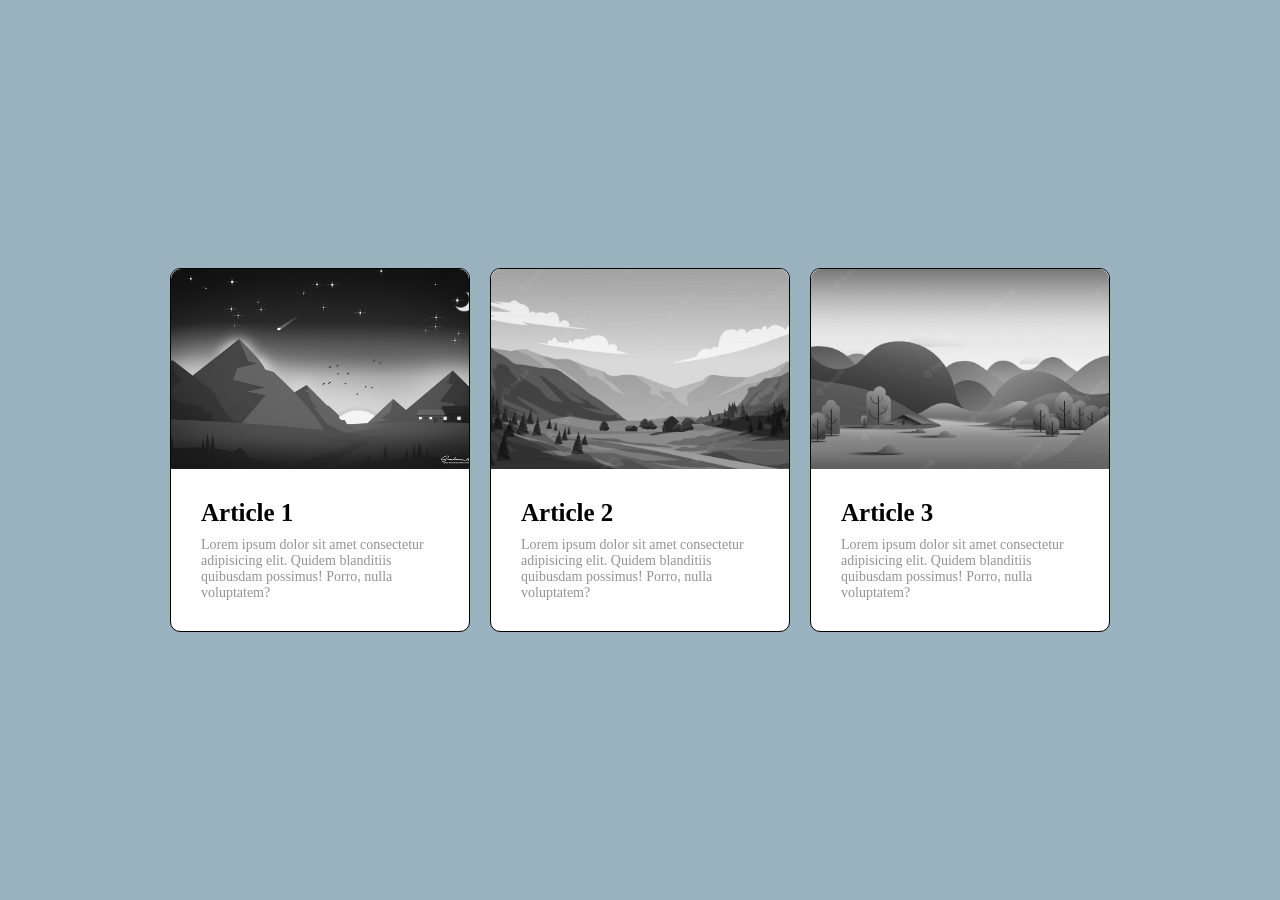
<file: HTML/flex_card/index.html>
<!DOCTYPE html>
<html lang="fr">
<head>
    <meta charset="UTF-8">
    <meta http-equiv="X-UA-Compatible" content="IE=edge">
    <meta name="viewport" content="width=device-width, initial-scale=1.0">
    <link rel="stylesheet" href="styleflexcard.css">
    <title>Card flexbox</title>
</head>
<body>
    <div id="container">
        <div class="card">
            <div class="card-header">
                <img src="ImagesFlexCard/image1.png" alt="image1">
            </div>
            <div class="card-text">
                <h1>Article 1</h1>
                <p>Lorem ipsum dolor sit amet consectetur adipisicing elit. Quidem blanditiis quibusdam possimus! Porro, nulla voluptatem?</p>
            </div>
        </div>
        <div class="card">
            <div class="card-header">
                <img src="ImagesFlexCard/image2.png" alt="image2">
            </div>
            <div class="card-text">
                <h1>Article 2</h1>
                <p>Lorem ipsum dolor sit amet consectetur adipisicing elit. Quidem blanditiis quibusdam possimus! Porro, nulla voluptatem?</p>
            </div>
        </div>
        <div class="card">
            <div class="card-header">
                <img src="ImagesFlexCard/image3.png" alt="image3">
            </div>
            <div class="card-text">
                <h1>Article 3</h1>
                <p>Lorem ipsum dolor sit amet consectetur adipisicing elit. Quidem blanditiis quibusdam possimus! Porro, nulla voluptatem?</p>
            </div>
        </div>
    </div>
</body>
</html>
</file>
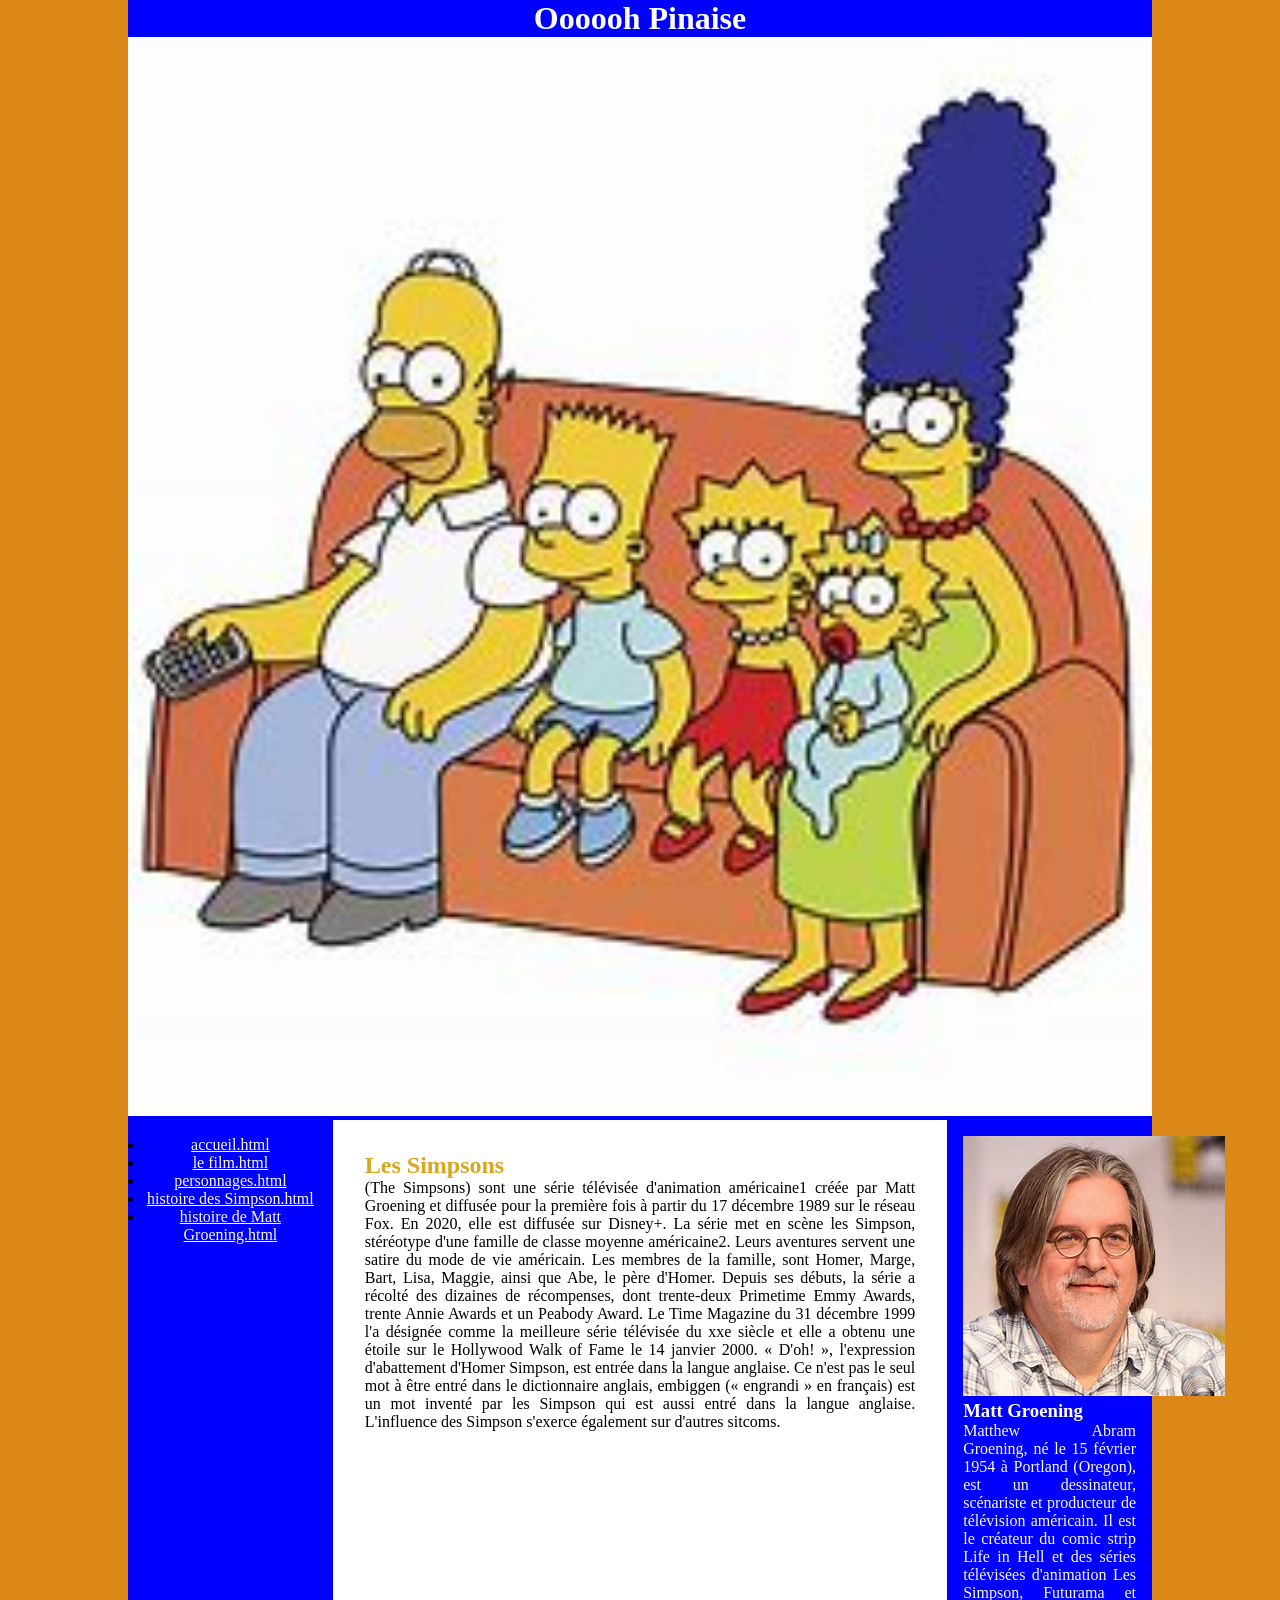
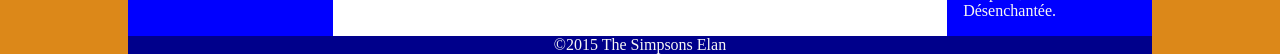
<file: HTML/simpsons/index.html>
<!DOCTYPE html>
<html lang="fr">
<head> <!-- Les Simpsons -->

    <meta charset="UTF-8">
    <meta http-equiv="X-UA-Compatible" content="IE=edge">
    <meta name="viewport" content="width=device-width, initial-scale=1.0">
    <link rel="stylesheet" href="style.css">
    <title>Les Simpsons</title>
    </head>
<body>
    <div class="wrapper">
        <header>
            <h1>Oooooh Pinaise</h1>
            <figure>
                <img class="main-img" src="img/simpson.jpg" alt="Simpson"/>
            </figure>
        </header>
        <main>
            <nav>
                <ul>
                    <li> <a class="pblanc" href="file:///C:/Users/PierreCONCHE/OneDrive%20-%20Elan%20Formation/Bureau/html/LesSimpsons.html">accueil.html</a></li>
                    <li> <a class="pblanc" href="https://fr.wikipedia.org/wiki/Les_Simpson,_le_film">le film.html</a></li>
                    <li> <a class="pblanc" href="https://fr.wikipedia.org/wiki/Liste_des_personnages_des_Simpson">personnages.html</a></li>
                    <li> <a class="pblanc" href="https://fr.wikipedia.org/wiki/Les_Simpson">histoire des Simpson.html</a></li>
                    <li> <a class="pblanc" href="https://fr.wikipedia.org/wiki/Matt_Groening">histoire de Matt Groening.html</a></li>
                </ul>    
            </nav>         
        
            <article>
               
                    <h2 >Les Simpsons</h2>
                <p>
                    <p class="main-paragraph justify">(The Simpsons) sont une série télévisée d'animation américaine1 créée par Matt Groening et diffusée pour la première fois à partir du 17 décembre 1989 sur le réseau Fox. En 2020, elle est diffusée sur Disney+.
    
                    La série met en scène les Simpson, stéréotype d'une famille de classe moyenne américaine2. Leurs aventures servent une satire du mode de vie américain. Les membres de la famille, sont Homer, Marge, Bart, Lisa, Maggie, ainsi que Abe, le père d'Homer.
            
                    Depuis ses débuts, la série a récolté des dizaines de récompenses, dont trente-deux Primetime Emmy Awards, trente Annie Awards et un Peabody Award. Le Time Magazine du 31 décembre 1999 l'a désignée comme la meilleure série télévisée du xxe siècle et elle a obtenu une étoile sur le Hollywood Walk of Fame le 14 janvier 2000. « D'oh! », l'expression d'abattement d'Homer Simpson, est entrée dans la langue anglaise. Ce n'est pas le seul mot à être entré dans le dictionnaire anglais, embiggen (« engrandi » en français) est un mot inventé par les Simpson qui est aussi entré dans la langue anglaise. L'influence des Simpson s'exerce également sur d'autres sitcoms.</p>
             </article>
            <aside>
                <figure>
                    <img src="img/mattgroening.jpg" alt="Matt Groening">
                    <figcaption>
                        <h3>Matt Groening</h3>    
                    </figcaption>
                    <p>
                        <p class="pblanc justify">Matthew Abram Groening, né le 15 février 1954 à Portland (Oregon), est un dessinateur, scénariste et producteur de télévision américain. Il est le créateur du comic strip Life in Hell et des séries télévisées d'animation Les Simpson, Futurama et Désenchantée.
                    </p>
                </figure>
        </main>       
        <footer>
            <footer class="pblanc">©2015 The Simpsons Elan
        </footer>
    </div>   
</body>
</html>
</file>
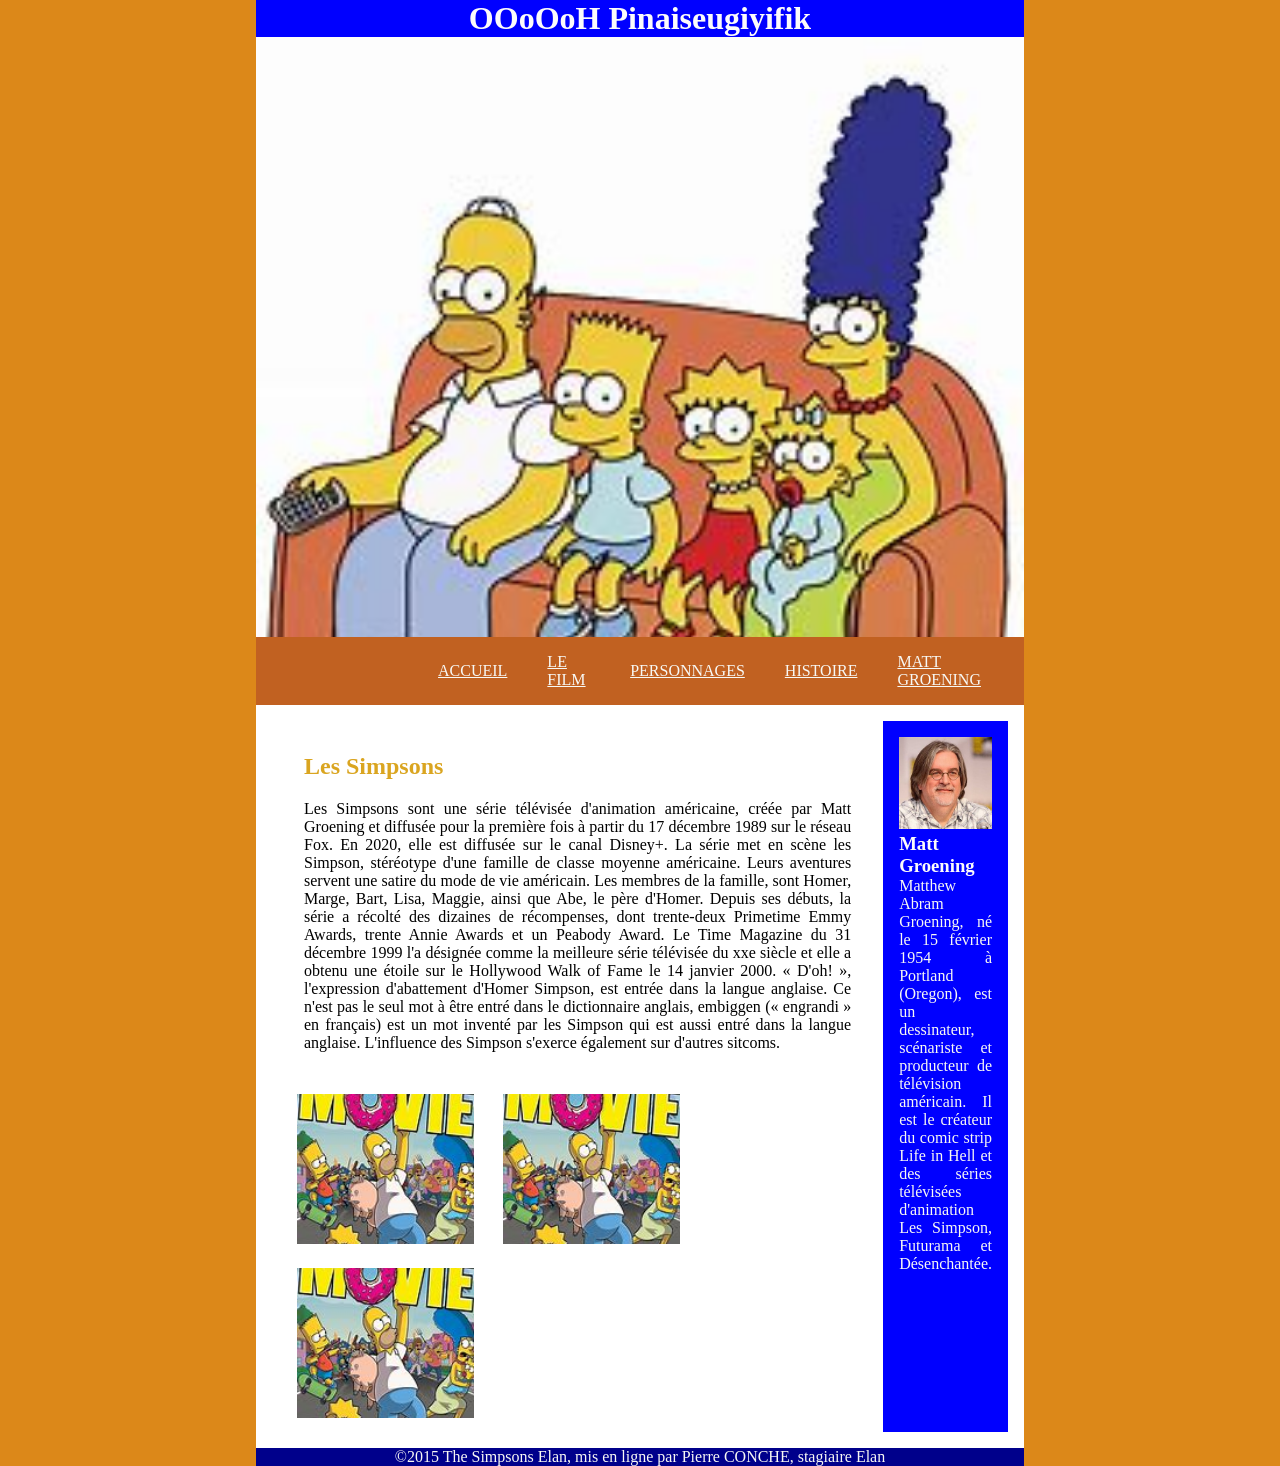
<file: HTML/simpsons2/index.html>
<!DOCTYPE html>
<html lang="fr">
<head> <!-- Les Simpsons -->
    <meta charset="UTF-8">
    <meta http-equiv="X-UA-Compatible" content="IE=edge">
    <meta name="viewport" content="width=device-width, initial-scale=1.0">
    <link rel="stylesheet" href="style.css">
    <title>Les SimpsonsV2</title>
    </head>

<body>
    <div class="wrapper">
        <header>
            <h1>OOoOoH Pinaiseugiyifik</h1>
            <figure>
                <img class="main-img" src="img/simpson.jpg" alt="Simpson"/>
            </figure>
        </header>
            <nav>
                <ul> 
			<ul style="list-style-type:none; padding: 0; align-items: center; margin-right: 20px;">
                    		<li> <a class="pblanc" href="file:///C:/Users/PierreCONCHE/OneDrive%20-%20Elan%20Formation/Bureau/html/LesSimpsons.html">ACCUEIL</a></li>
                    		<li> <a class="pblanc" href="https://fr.wikipedia.org/wiki/Les_Simpson,_le_film">LE FILM</a></li>
                    		<li> <a class="pblanc" href="https://fr.wikipedia.org/wiki/Liste_des_personnages_des_Simpson">PERSONNAGES</a></li>
                    		<li> <a class="pblanc" href="https://fr.wikipedia.org/wiki/Les_Simpson">HISTOIRE</a></li>
                    		<li> <a class="pblanc" href="https://fr.wikipedia.org/wiki/Matt_Groening">MATT GROENING</a></li>
                </ul>    
            </nav>         
            <main>
                <div class="main-content">
                    <article>
                
                        <h2 >
                            Les Simpsons
                        </h2>
                    <p>
                        <p class="main-paragraph justify">Les Simpsons sont une série télévisée d'animation américaine, créée par Matt Groening et diffusée pour la première fois à partir du 17 décembre 1989 sur le réseau Fox. En 2020, elle est diffusée sur le canal Disney+.
        
                        La série met en scène les Simpson, stéréotype d'une famille de classe moyenne américaine. Leurs aventures servent une satire du mode de vie américain. Les membres de la famille, sont Homer, Marge, Bart, Lisa, Maggie, ainsi que Abe, le père d'Homer.
                
                        Depuis ses débuts, la série a récolté des dizaines de récompenses, dont trente-deux Primetime Emmy Awards, trente Annie Awards et un Peabody Award. Le Time Magazine du 31 décembre 1999 l'a désignée comme la meilleure série télévisée du xxe siècle et elle a obtenu une étoile sur le Hollywood Walk of Fame le 14 janvier 2000. « D'oh! », l'expression d'abattement d'Homer Simpson, est entrée dans la langue anglaise. Ce n'est pas le seul mot à être entré dans le dictionnaire anglais, embiggen (« engrandi » en français) est un mot inventé par les Simpson qui est aussi entré dans la langue anglaise. L'influence des Simpson s'exerce également sur d'autres sitcoms.</p>
                </article>
                <figure>
                    <img class="cat" src="img/LeFilm.jpg" alt="LeFilm"/>
                    <img class="cat" src="img/LeFilm.jpg" alt="LeFilm"/>
                    <img class="cat" src="img/LeFilm.jpg" alt="LeFilm"/>
                </figure>
                </div>
               
                             
                <aside>
                    <figure> 
                        <img class="cat2" src="img/mattgroening.jpg" alt="Matt Groening">
                        <figcaption>
                            <h3>Matt Groening</h3>    
                        </figcaption>
                        <p>
                            <p class="pblanc justify">Matthew Abram Groening, né le 15 février 1954 à Portland (Oregon), est un dessinateur, scénariste et producteur de télévision américain. Il est le créateur du comic strip Life in Hell et des séries télévisées d'animation Les Simpson, Futurama et Désenchantée.
                        </p>
                    </figure>
                </aside>    
            </main>               
        <footer>
            <footer class="pblanc">©2015 The Simpsons Elan, mis en ligne par Pierre CONCHE, stagiaire Elan
        </footer>
    </div>   
</body>
</html>
</file>
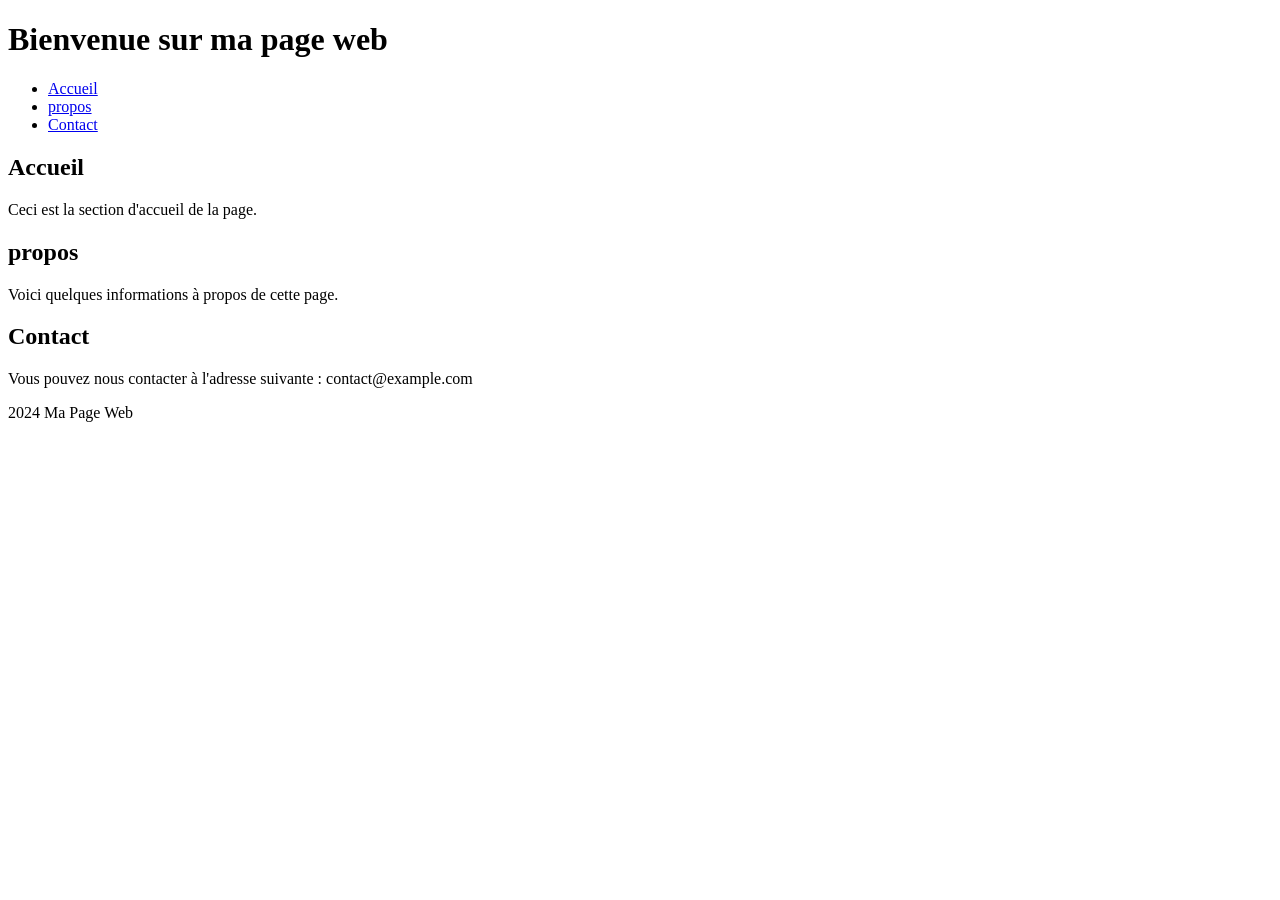
<file: HTML/0-demarrage_notions_HTML/test et manips/index.html>
<!DOCTYPE html>
<html lang="fr">
<head>
    <meta charset="UTF-8">
    <meta name="viewport" content="width=device-width, initial-scale=1.0">
    <title>Page Web avec Main</title>
</head>
<body>
    <header>
        <h1>Bienvenue sur ma page web</h1>
        <nav>
            <ul>
                <li><a href="#home">Accueil</a></li>
                <li><a href="#about">propos</a></li>
                <li><a href="#contact">Contact</a></li>
            </ul>
        </nav>
    </header>
    <main>
         <section id="home">
             <h2>Accueil</h2>
             <p>Ceci est la section d'accueil de la page.</p>
         </section>
         <section id="about">
             <h2>propos</h2>
             <p>Voici quelques informations à propos de cette page.</p>
         </section>
         <section id="contact">
             <h2>Contact</h2>
             <p>Vous pouvez nous contacter à l'adresse suivante : contact@example.com</p>
         </section>
     </main>
    <footer>
        <p>2024 Ma Page Web</p>
    </footer>
</body>
</html>
</file>
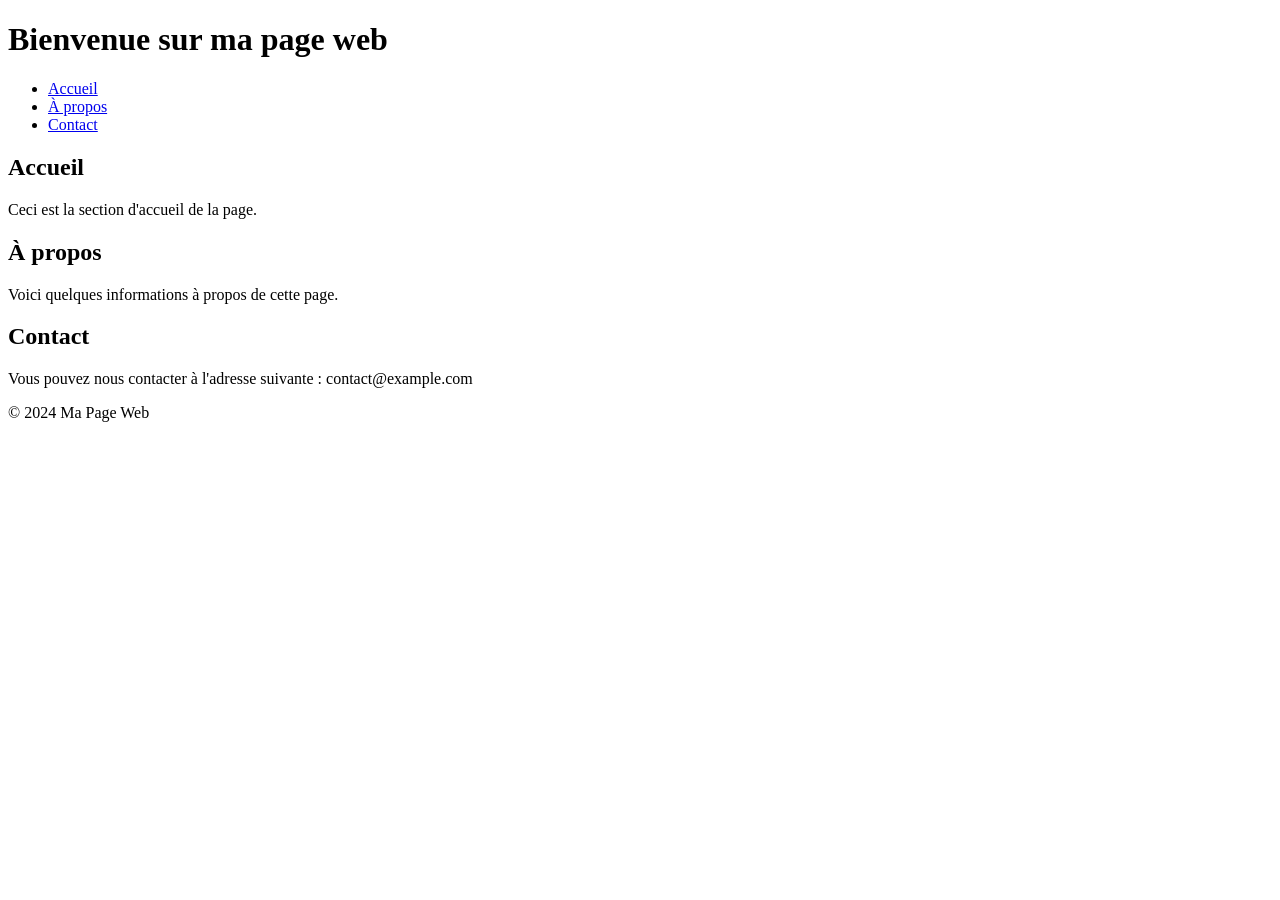
<file: HTML/0-demarrage_notions_HTML/test et manips/xxx/exemple HTLM avec main.html>
<!DOCTYPE html>
<html lang="fr">
<head>
    <meta charset="UTF-8">
    <meta name="viewport" content="width=device-width, initial-scale=1.0">
    <title>Page Web avec Main</title>
</head>
<body>
    <header>
        <h1>Bienvenue sur ma page web</h1>
        <nav>
            <ul>
                <li><a href="#home">Accueil</a></li>
                <li><a href="#about">À propos</a></li>
                <li><a href="#contact">Contact</a></li>
            </ul>
        </nav>
    </header>
    <main>
        <section id="home">
            <h2>Accueil</h2>
            <p>Ceci est la section d'accueil de la page.</p>
        </section>
        <section id="about">
            <h2>À propos</h2>
            <p>Voici quelques informations à propos de cette page.</p>
        </section>
        <section id="contact">
            <h2>Contact</h2>
            <p>Vous pouvez nous contacter à l'adresse suivante : contact@example.com</p>
        </section>
    </main>
    <footer>
        <p>© 2024 Ma Page Web</p>
    </footer>
</body>
</html>
</file>
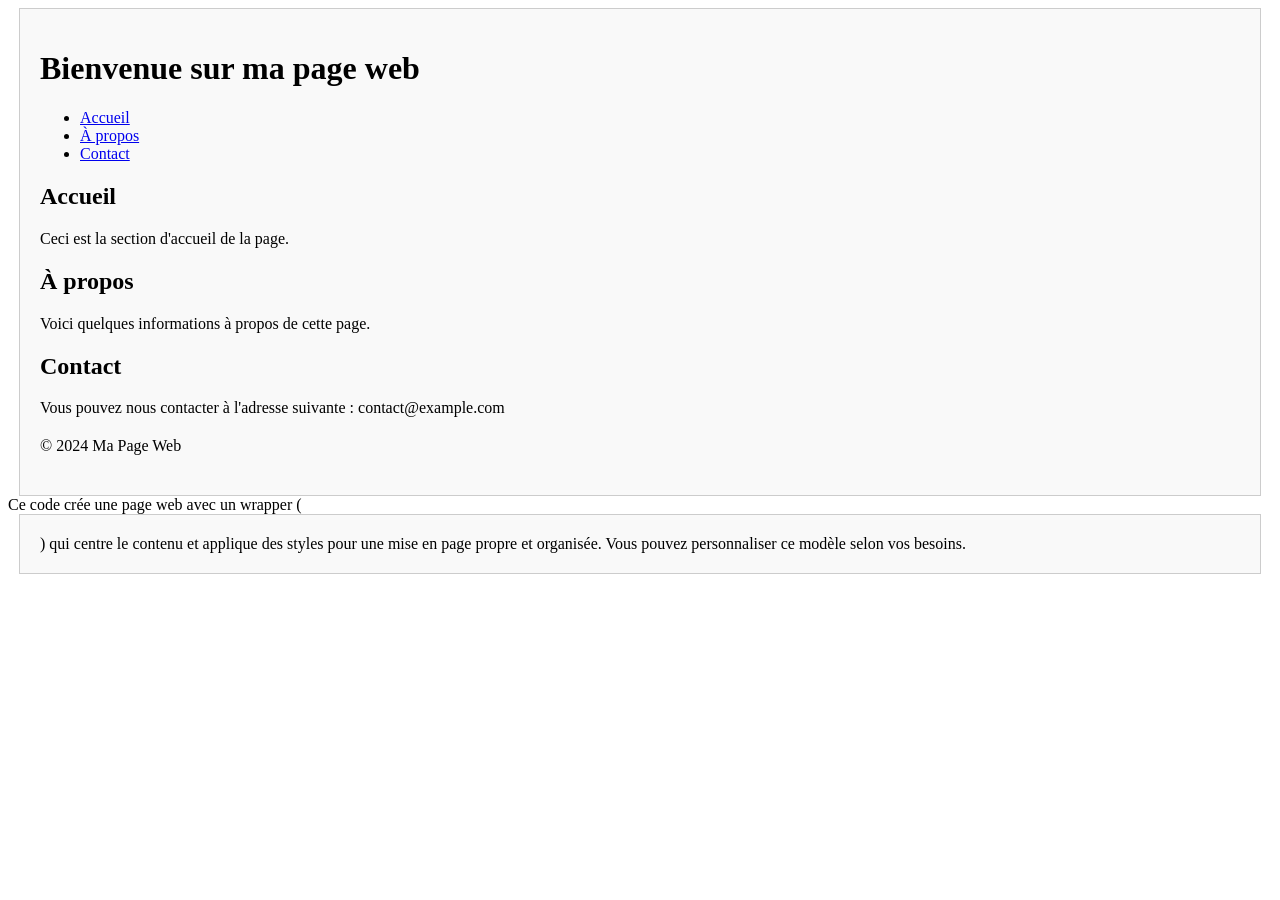
<file: HTML/0-demarrage_notions_HTML/test et manips/xxx/exemple HTLM avec wrapper.html>
<!DOCTYPE html>
<html lang="fr">
<head>
    <meta charset="UTF-8">
    <meta name="viewport" content="width=device-width, initial-scale=1.0">
    <title>Page Web avec Wrapper</title>
    <style> /*à placer dans style.css */
        .wrapper {
            max-width: 1200px;
            margin: 0 auto;
            padding: 20px;
            border: 1px solid #ccc;
            background-color: #f9f9f9;
        }
        header, main, footer {
            margin-bottom: 20px;
        }
    </style>
</head>
<body>
    <div class="wrapper">
        <header>
            <h1>Bienvenue sur ma page web</h1>
            <nav>
                <ul>
                    <li><a href="#home">Accueil</a></li>
                    <li><a href="#about">À propos</a></li>
                    <li><a href="#contact">Contact</a></li>
                </ul>
            </nav>
        </header>
        <main>
            <section id="home">
                <h2>Accueil</h2>
                <p>Ceci est la section d'accueil de la page.</p>
            </section>
            <section id="about">
                <h2>À propos</h2>
                <p>Voici quelques informations à propos de cette page.</p>
            </section>
            <section id="contact">
                <h2>Contact</h2>
                <p>Vous pouvez nous contacter à l'adresse suivante : contact@example.com</p>
            </section>
        </main>
        <footer>
            <p>© 2024 Ma Page Web</p>
        </footer>
    </div>
</body>
</html>

Ce code crée une page web avec un wrapper (<div class="wrapper">) qui centre le contenu et applique des styles pour une mise en page propre et organisée. Vous pouvez personnaliser ce modèle selon vos besoins.
</file>
<file: HTML/flex_card/styleflexcard.css>
* {
    margin: 0;              /*remise à zero de tous les éléments sur la page*/
    padding: 0;
    box-sizing: border-box;
    font-family: "Poppins"; /*voir google font*/
}

#container {
    display: flex;          /*placement des elements cote à cote*/
    min-height: 100vh;      /*video height VH, 100% hauteur page*/
    background: rgba(68, 117, 136, 0.548); /*couleur fond écran de base*/
    justify-content: center; /*centrer sur la largeur*/
    align-items: center; /*centrer dans le sens de la hauteur*/
    gap: 20px; /*espace entre les box dans le sens de la largeur*/
}

.card {
    background: #fff;       /*fond écran carte*/
    width: 300px;               /*largeur de la carte*/
    border-radius: 10px;        /*arrondi angles carte*/
    border: 1px solid black;    /*bordure carte*/
}

.card-header {
    height: 200px; /*hauteur entete de carte*/
}

.card-header img {
    width: 100%;
    height: 100%;
    object-fit: cover; /*remplit la totalité de la taille de la box*/
    filter: grayscale(1); /*modifie coloration image en echelle de gris*/
    transition: 2s; /*temsp alloué pour modifier couleur image quand on passe la souris dessus (voir commande suivante)*/
    border-radius: 10px 10px 0 0; /*Arrondi angles, Top left, Top right, dans le sens des aiguilles d'une montre sur les images elles-memes*/
}

.card-header img:hover {
    filter: grayscale(0); /*modifie couleur image quand on passe la souris dessus*/
}

.card-text{
    padding: 30px;
}

.card-text h1 {
    font-size: 25px; /*On veut agir sur le texte du titre h1*/
    margin-bottom: 10px; /*marge de 10px en dessous du titre*/
}

.card-text p {
    font-size: 14px; /*taille caracteres des cartes*/
    color:rgb(147, 147, 147); /*coloration texte*/
}
</file>
<file: HTML/simpsons/style.css>
/*presentation page web customisation, feuille de style*/
*{
    padding:0;
    margin:0;
    box-sizing: border-box;
}

body{
    background-color: rgb(220, 136, 25);
}

header{
    background-color: blue; /*entete en bleu*/
}

h1{
    color:rgb(252, 251, 251);
    text-align: center;
}

h2{
    color: goldenrod /*titre h2 en bleu ciel*/
}

h3{
    color:rgb(252, 251, 251); /*titre h1 en blanc*/
}


.pblanc{
color: rgb(248, 248, 244); /*paragraphe en beige*/
}

nav{
    background-color: blue;
    width: 20%;
    padding: 1em;
    text-align: center;
}

aside{ 
    background-color: blue;
    width: 20%;
    padding: 1em;
}

article{
    
    background-color: white; /*fond boite article en blanc*/
    width: 60%;
    padding: 2em;
}

footer{
    background-color: darkblue;
    text-align: center;
}

.wrapper {
    width: 80%; 
    margin:  auto;
    }

.main-img {
    width: 100%;
} 

.box3 {width: 20%;} 

.justify {text-align: justify;
text-justify: inter-word;}

main {
    display: flex;
  }
</file>
<file: HTML/simpsons2/style.css>
/*presentation page web customisation, feuille de style*/
*{
    padding:0;
    margin:0;
    box-sizing: border-box; /*remise à zéro affichage page web*/
}

body{
    background-color: rgb(220, 136, 25);
}

header{
    background-color: blue; /*entete en bleu*/
}

h1{
    color:rgb(252, 251, 251);
    text-align: center;
}

h2{
    color: goldenrod;
    margin-bottom: 20px;
}

h3{
    color:rgb(252, 251, 251); /*titre h1 en blanc*/
}


.pblanc{
color: rgb(248, 248, 244); /*paragraphe en beige*/
}

nav{
    background-color: rgb(193, 97, 33);
    width: 100%;
    align-items: center;
    gap: 40;
    padding: 1em;
    }

aside{ 
    background-color: blue;
    width: 20%;
    padding: 1em;
    text-align: justify;
}

article{
    
    /*fond boite article en blanc*/
    width: 100%;
    padding: 2em;
   
}

footer{
    background-color: darkblue;
    text-align: center;
}

header>figure{
    height: 600px;
    overflow: hidden;
}

.wrapper {
    width: 60%; 
    margin:  auto;
    }

.main-img {
    width: 100%;
  
} 

.box3 {width: 20%;} 

.justify {text-align: justify;
text-justify: inter-word;}

main {
    display: flex;
    background-color: white;
    padding: 1em;
    }

ul{
    display: flex; /*présentation menu navigation intra page web*/
    align-items: center;
    margin-left: 12%;
    gap: 40px;
}

.cat {
    width: 29%;
    height: 150px;
    object-fit: cover;
    margin-left: 25px;
    margin-top: 10px;
    margin-bottom: 10px;
    }

.cat2 {
    width: 100%;

}

.nolist {
	list-style-type: none;
}

/*Les commandes suivantes sont des contre-ordres pour Web-Responsive*/

@media screen and (max-width: 900px) {
nav{          
    width: 100%;
    padding: 0%;
    text-align: center;
    }
ul{
    flex-direction: column;
}
.wrapper{
    width: 100%; 
}
main {
    flex-direction:column;
    background-color: white;
    padding: 0%;
    }
aside{ 
    background-color: blue;
    width: 100%;
    padding: 1em;
    text-align: justify;
    }
.cat {
    width: 100%;
    height: 150px;
    object-fit: cover;
    margin-left: 0px;
    margin-top: 10px;
    margin-bottom: 10px;
        }
}
</file>
